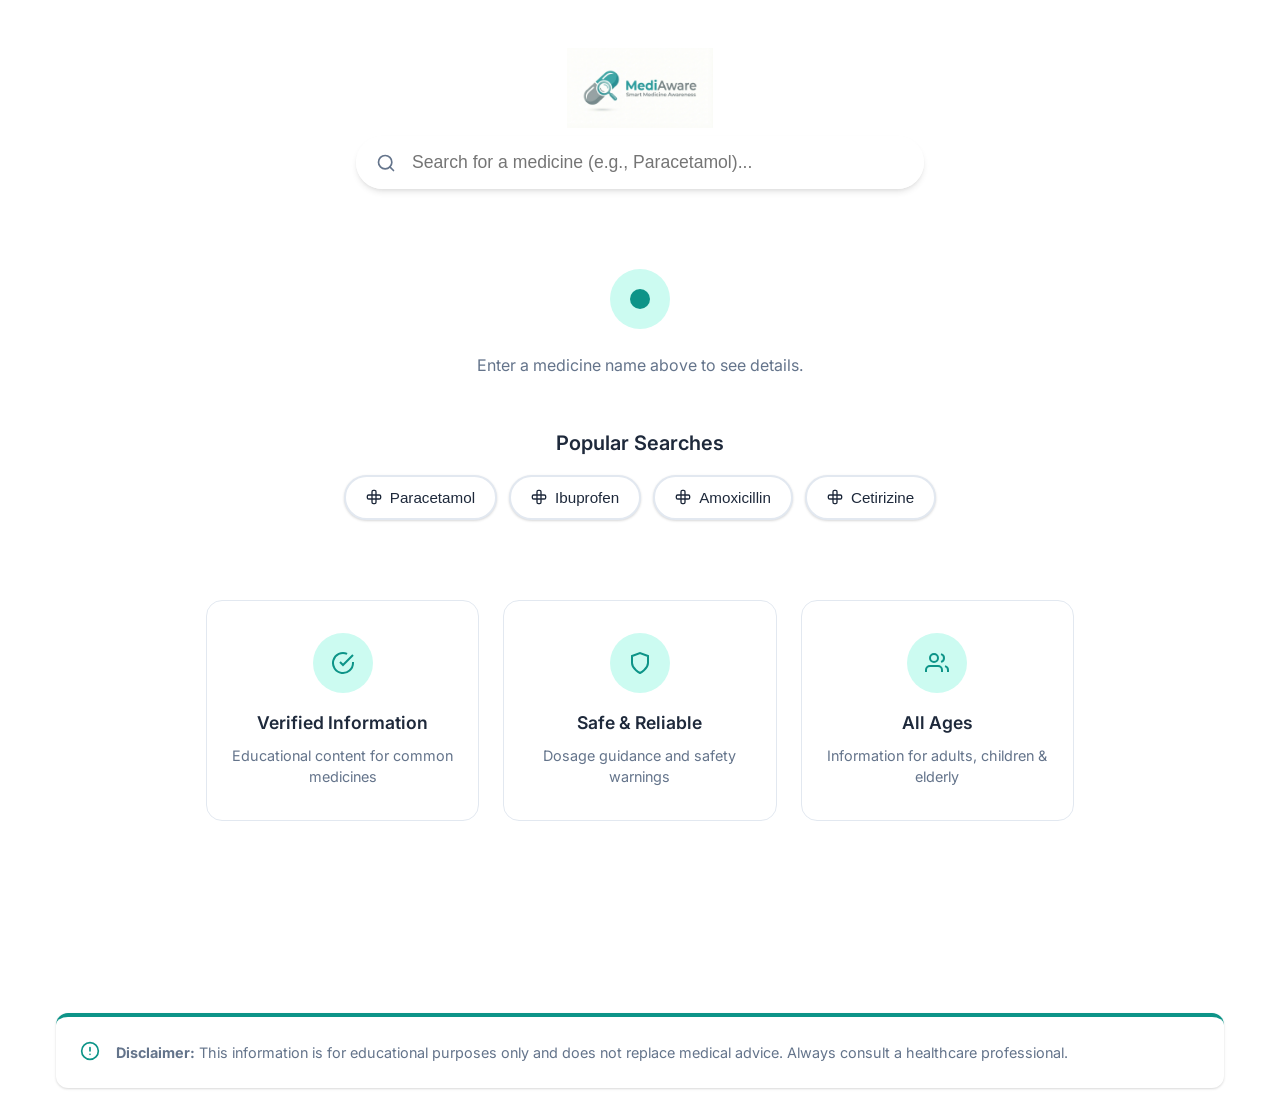
<file: index.html>
<!DOCTYPE html>
<html lang="en">

<head>
    <meta charset="UTF-8">
    <meta name="viewport" content="width=device-width, initial-scale=1.0">
    <title>MediAware Medicine Information</title>
    <link rel="preconnect" href="https://fonts.googleapis.com">
    <link rel="preconnect" href="https://fonts.gstatic.com" crossorigin>
    <link href="https://fonts.googleapis.com/css2?family=Inter:wght@300;400;500;600;700&display=swap" rel="stylesheet">
    <link rel="stylesheet" href="style.css">
</head>

<body>
    <div class="app-container">
        <header class="main-header">
            <div class="logo">
                <img src="logo.png" alt="MedAware Logo" class="logo-image" height="80px" width="Auto">
            </div>
       
        </header>

        <main>
            <section class="search-section">
                <div class="search-container">
                    <svg class="search-icon" width="20" height="20" viewBox="0 0 24 24" fill="none"
                        stroke="currentColor" stroke-width="2" stroke-linecap="round" stroke-linejoin="round">
                        <circle cx="11" cy="11" r="8"></circle>
                        <line x1="21" y1="21" x2="16.65" y2="16.65"></line>
                    </svg>
                    <input type="text" id="searchInput" placeholder="Search for a medicine (e.g., Paracetamol)..."
                        autocomplete="off">
                </div>
            </section>

            <section id="resultsContainer" class="results-container">
                <!-- Content injected by JS -->
                <div class="empty-state">
                    <div class="pulse-circle"></div>
                    <p>Enter a medicine name above to see details.</p>
                    
                    <div class="popular-medicines">
                        <h3 class="popular-title">Popular Searches</h3>
                        <div class="medicine-suggestions" id="medicineSuggestions">
                            <!-- Populated by JavaScript -->
                        </div>
                    </div>
                    
                    <div class="features-grid">
                        <div class="feature-item">
                            <div class="feature-icon">
                                <svg width="24" height="24" viewBox="0 0 24 24" fill="none" stroke="currentColor" stroke-width="2">
                                    <path d="M22 11.08V12a10 10 0 1 1-5.93-9.14"></path>
                                    <polyline points="22 4 12 14.01 9 11.01"></polyline>
                                </svg>
                            </div>
                            <h4>Verified Information</h4>
                            <p>Educational content for common medicines</p>
                        </div>
                        <div class="feature-item">
                            <div class="feature-icon">
                                <svg width="24" height="24" viewBox="0 0 24 24" fill="none" stroke="currentColor" stroke-width="2">
                                    <path d="M12 22s8-4 8-10V5l-8-3-8 3v7c0 6 8 10 8 10z"></path>
                                </svg>
                            </div>
                            <h4>Safe & Reliable</h4>
                            <p>Dosage guidance and safety warnings</p>
                        </div>
                        <div class="feature-item">
                            <div class="feature-icon">
                                <svg width="24" height="24" viewBox="0 0 24 24" fill="none" stroke="currentColor" stroke-width="2">
                                    <path d="M17 21v-2a4 4 0 0 0-4-4H5a4 4 0 0 0-4 4v2"></path>
                                    <circle cx="9" cy="7" r="4"></circle>
                                    <path d="M23 21v-2a4 4 0 0 0-3-3.87"></path>
                                    <path d="M16 3.13a4 4 0 0 1 0 7.75"></path>
                                </svg>
                            </div>
                            <h4>All Ages</h4>
                            <p>Information for adults, children & elderly</p>
                        </div>
                    </div>
                </div>
            </section>
        </main>

        <footer class="app-footer">
            <div class="disclaimer-banner">
                <svg width="20" height="20" viewBox="0 0 24 24" fill="none" stroke="currentColor" stroke-width="2"
                    stroke-linecap="round" stroke-linejoin="round">
                    <circle cx="12" cy="12" r="10"></circle>
                    <line x1="12" y1="8" x2="12" y2="12"></line>
                    <line x1="12" y1="16" x2="12.01" y2="16"></line>
                </svg>
                <p><strong>Disclaimer:</strong> This information is for educational purposes only and does not replace
                    medical advice. Always consult a healthcare professional.</p>
            </div>
        </footer>
    </div>
    <script src="script.js"></script>
</body>

</html>
</file>
<file: style.css>
:root {
    /* Colors */
    --primary-color: #0d9488;
    /* Teal 600 */
    --primary-dark: #0f766e;
    /* Teal 700 */
    --primary-light: #ccfbf1;
    /* Teal 100 */
    --secondary-color: #0ea5e9;
    /* Sky 500 */
    --background-color: #f8fafc;
    /* Slate 50 */
    --surface-color: #ffffff;
    --text-main: #1e293b;
    /* Slate 800 */
    --text-muted: #64748b;
    /* Slate 500 */
    --border-color: #e2e8f0;
    /* Slate 200 */

    --warning-bg: #fff7ed;
    /* Orange 50 */
    --warning-text: #9a3412;
    /* Orange 800 */
    --danger-bg: #fef2f2;
    /* Red 50 */
    --danger-text: #991b1b;
    /* Red 800 */
    --info-bg: #eff6ff;
    /* Blue 50 */
    --info-text: #1e40af;
    /* Blue 800 */

    /* Shadows */
    --shadow-sm: 0 1px 3px rgba(0, 0, 0, 0.1), 0 1px 2px rgba(0, 0, 0, 0.06);
    --shadow-md: 0 4px 6px -1px rgba(0, 0, 0, 0.1), 0 2px 4px -1px rgba(0, 0, 0, 0.06);
    --shadow-lg: 0 10px 15px -3px rgba(0, 0, 0, 0.1), 0 4px 6px -2px rgba(0, 0, 0, 0.05);

    /* Spacing */
    --radius-lg: 1rem;
    --radius-md: 0.75rem;
    --radius-sm: 0.5rem;
}

* {
    box-sizing: border-box;
    margin: 0;
    padding: 0;
}

body {
    font-family: 'Inter', sans-serif;
    background-size: cover;
    background-position: center;
    background-repeat: no-repeat;
    background-attachment: fixed;
    color: var(--text-main);
    line-height: 1.6;
    -webkit-font-smoothing: antialiased;
}

.app-container {
    display: flex;
    flex-direction: column;
    min-height: 100vh;
    max-width: 1200px;
    margin: 0 auto;
    padding: 0 1rem;
}

/* Header */
.main-header {
    text-align: center;
    padding: 3rem 1rem 0px;
}

.logo {
    display: flex;
    align-items: center;
    justify-content: center;
    gap: 0.75rem;
    margin-bottom: 0.5rem;
    color: var(--primary-dark);
}

.logo img {
    height: 80px;
    width: auto;
    object-fit: contain;
}

.logo span {
    font-size: 1.75rem;
    font-weight: 700;
    letter-spacing: -0.025em;
}

.subtitle {
    color: var(--text-muted);
    font-size: 1.1rem;
}

/* Search */
.search-section {
    position: sticky;
    top: 1rem;
    z-index: 10;
    max-width: 600px;
    margin: 0 auto 2rem;
    padding: 0 1rem;
}

.search-container {
    position: relative;
    box-shadow: var(--shadow-md);
    border-radius: 50px;
    background: var(--surface-color);
    transition: box-shadow 0.3s ease;
}

.search-container:focus-within {
    box-shadow: var(--shadow-lg), 0 0 0 2px var(--primary-light);
}

.search-icon {
    position: absolute;
    left: 1.25rem;
    top: 50%;
    transform: translateY(-50%);
    color: var(--text-muted);
}

#searchInput {
    width: 100%;
    padding: 1rem 1rem 1rem 3.5rem;
    border: none;
    border-radius: 50px;
    font-size: 1.1rem;
    outline: none;
    color: var(--text-main);
}

/* Results */
.results-container {
    flex: 1;
    padding-bottom: 5rem;
    /* Space for fixed footer if needed, though ours is static */
}

.empty-state {
    text-align: center;
    padding: 3rem 1rem;
    color: var(--text-muted);
}

.popular-medicines {
    margin-top: 3rem;
    max-width: 800px;
    margin-left: auto;
    margin-right: auto;
}

.popular-title {
    font-size: 1.25rem;
    color: var(--text-main);
    margin-bottom: 1rem;
    font-weight: 600;
}

.medicine-suggestions {
    display: flex;
    flex-wrap: wrap;
    gap: 0.75rem;
    justify-content: center;
    margin-bottom: 3rem;
}

.medicine-chip {
    display: inline-flex;
    align-items: center;
    gap: 0.5rem;
    padding: 0.75rem 1.25rem;
    background: var(--surface-color);
    border: 2px solid var(--border-color);
    border-radius: 50px;
    color: var(--text-main);
    font-size: 0.95rem;
    font-weight: 500;
    cursor: pointer;
    transition: all 0.2s ease;
    box-shadow: var(--shadow-sm);
}

.medicine-chip:hover {
    background: var(--primary-color);
    color: white;
    border-color: var(--primary-color);
    transform: translateY(-2px);
    box-shadow: var(--shadow-md);
}

.medicine-chip:active {
    transform: translateY(0);
}

.medicine-chip svg {
    flex-shrink: 0;
}

.features-grid {
    display: grid;
    grid-template-columns: repeat(auto-fit, minmax(240px, 1fr));
    gap: 1.5rem;
    max-width: 900px;
    margin: 0 auto;
    padding: 2rem 1rem;
}

.feature-item {
    background: var(--surface-color);
    padding: 2rem 1.5rem;
    border-radius: var(--radius-lg);
    text-align: center;
    border: 1px solid var(--border-color);
    transition: all 0.3s ease;
    animation: fadeInUp 0.6s ease forwards;
    opacity: 0;
}

.feature-item:nth-child(1) {
    animation-delay: 0.1s;
}

.feature-item:nth-child(2) {
    animation-delay: 0.2s;
}

.feature-item:nth-child(3) {
    animation-delay: 0.3s;
}

@keyframes fadeInUp {
    from {
        opacity: 0;
        transform: translateY(20px);
    }
    to {
        opacity: 1;
        transform: translateY(0);
    }
}

.feature-item:hover {
    border-color: var(--primary-color);
    box-shadow: var(--shadow-md);
    transform: translateY(-4px);
}

.feature-icon {
    width: 60px;
    height: 60px;
    margin: 0 auto 1rem;
    background: var(--primary-light);
    border-radius: 50%;
    display: flex;
    align-items: center;
    justify-content: center;
    color: var(--primary-color);
    transition: all 0.3s ease;
}

.feature-item:hover .feature-icon {
    background: var(--primary-color);
    color: white;
    transform: scale(1.1) rotate(5deg);
}

.feature-item h4 {
    font-size: 1.1rem;
    color: var(--text-main);
    margin-bottom: 0.5rem;
    font-weight: 600;
}

.feature-item p {
    font-size: 0.9rem;
    color: var(--text-muted);
    line-height: 1.5;
}

.pulse-circle {
    width: 60px;
    height: 60px;
    background: var(--primary-light);
    border-radius: 50%;
    margin: 0 auto 1.5rem;
    display: flex;
    align-items: center;
    justify-content: center;
    animation: pulse 2s infinite;
}

.pulse-circle::after {
    content: "";
    display: block;
    width: 20px;
    height: 20px;
    background: var(--primary-color);
    border-radius: 50%;
}

@keyframes pulse {
    0% {
        transform: scale(0.95);
        box-shadow: 0 0 0 0 rgba(13, 148, 136, 0.7);
    }

    70% {
        transform: scale(1);
        box-shadow: 0 0 0 20px rgba(13, 148, 136, 0);
    }

    100% {
        transform: scale(0.95);
        box-shadow: 0 0 0 0 rgba(13, 148, 136, 0);
    }
}

/* Medicine Card */
.medicine-card {
    background: var(--surface-color);
    border-radius: var(--radius-lg);
    box-shadow: var(--shadow-sm);
    overflow: hidden;
    margin-bottom: 2rem;
    animation: slideIn 0.4s ease-out;
    border: 1px solid var(--border-color);
}

@keyframes slideIn {
    from {
        opacity: 0;
        transform: translateY(20px);
    }

    to {
        opacity: 1;
        transform: translateY(0);
    }
}

.card-header {
    background: linear-gradient(to right, var(--primary-dark), var(--primary-color));
    color: white;
    padding: 2rem;
}

.medicine-name {
    font-size: 2rem;
    font-weight: 700;
    margin-bottom: 0.25rem;
}

.medicine-category {
    font-size: 0.9rem;
    text-transform: uppercase;
    letter-spacing: 0.05em;
    opacity: 0.9;
    background: rgba(255, 255, 255, 0.2);
    padding: 0.25rem 0.75rem;
    border-radius: 50px;
    display: inline-block;
}

.card-body {
    padding: 2rem;
    display: grid;
    grid-template-columns: repeat(auto-fit, minmax(300px, 1fr));
    gap: 2rem;
}

.section {
    margin-bottom: 1rem;
}

.section-title {
    font-size: 0.85rem;
    text-transform: uppercase;
    color: var(--text-muted);
    font-weight: 600;
    margin-bottom: 0.75rem;
    letter-spacing: 0.05em;
    display: flex;
    align-items: center;
    gap: 0.5rem;
}

.info-box {
    background: var(--background-color);
    padding: 1.25rem;
    border-radius: var(--radius-md);
    border-left: 4px solid var(--primary-color);
}

.info-box p {
    font-size: 1.05rem;
    color: var(--text-main);
}

/* Demographics Grid */
.demographics-grid {
    display: grid;
    grid-template-columns: 1fr;
    gap: 0.75rem;
}

.demo-item {
    display: flex;
    justify-content: space-between;
    align-items: center;
    padding: 0.75rem 1rem;
    background: var(--surface-color);
    border: 1px solid var(--border-color);
    border-radius: var(--radius-sm);
}

.demo-label {
    font-weight: 500;
}

.demo-status {
    font-size: 0.9rem;
    padding: 0.25rem 0.75rem;
    border-radius: 50px;
}

.status-safe {
    background: #dcfce7;
    color: #166534;
}

.status-caution {
    background: #fef9c3;
    color: #854d0e;
}

.status-warning {
    background: #fee2e2;
    color: #991b1b;
}

/* Side Effects */
.side-effects-list {
    list-style: none;
}

.side-effects-list li {
    padding: 0.5rem 0;
    padding-left: 1.5rem;
    position: relative;
    border-bottom: 1px solid var(--border-color);
}

.side-effects-list li:last-child {
    border-bottom: none;
}

.side-effects-list li::before {
    content: "•";
    color: var(--primary-color);
    position: absolute;
    left: 0;
    font-size: 1.5rem;
    line-height: 1;
    top: 0.25rem;
}

/* Warnings */
.warnings-grid {
    display: grid;
    grid-template-columns: repeat(auto-fit, minmax(140px, 1fr));
    gap: 1rem;
}

.warning-card {
    background: var(--warning-bg);
    padding: 1rem;
    border-radius: var(--radius-md);
    display: flex;
    flex-direction: column;
    align-items: center;
    text-align: center;
    gap: 0.5rem;
    border: 1px solid #fed7aa;
}

.warning-card strong {
    color: var(--warning-text);
    font-size: 0.9rem;
}

.warning-card span {
    font-size: 0.85rem;
    color: var(--warning-text);
}

/* Footer */
.app-footer {
    margin-top: auto;
    padding: 2rem 0;
}

.disclaimer-banner {
    background: var(--surface-color);
    border-top: 4px solid var(--primary-color);
    padding: 1.5rem;
    border-radius: var(--radius-md);
    display: flex;
    gap: 1rem;
    align-items: flex-start;
    box-shadow: var(--shadow-sm);
}

.disclaimer-banner svg {
    flex-shrink: 0;
    color: var(--primary-color);
}

.disclaimer-banner p {
    font-size: 0.9rem;
    color: var(--text-muted);
}

/* Responsive */
@media (max-width: 640px) {
    .card-header {
        padding: 1.5rem;
    }

    .medicine-name {
        font-size: 1.75rem;
    }

    .card-body {
        padding: 1.5rem;
        gap: 1.5rem;
        grid-template-columns: 1fr;
    }

    .demographics-grid {
        grid-template-columns: 1fr;
    }
}
</file>
